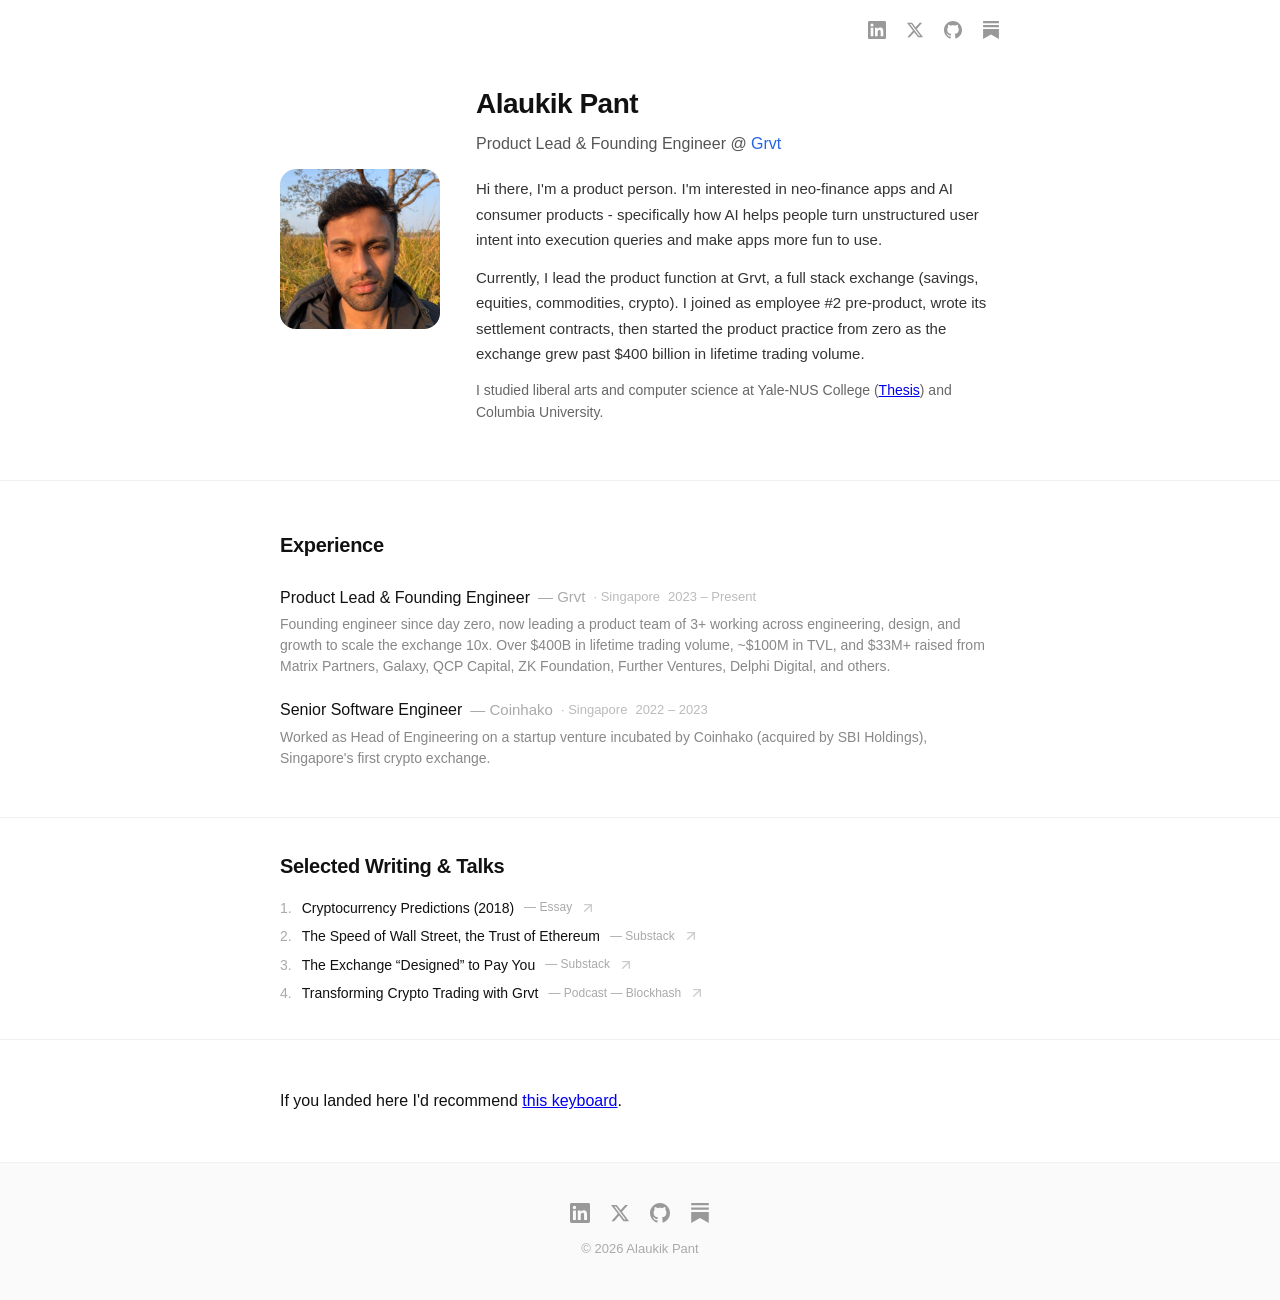
<file: index.html>
<!DOCTYPE html>
<html lang="en">
<head>
  <meta charset="UTF-8">
  <meta http-equiv="refresh" content="0; url=/about">
  <link rel="canonical" href="https://lowkeyanp.com/about">
  <title>Alaukik Pant</title>
</head>
<body>
  <p>Moved to <a href="/about">lowkeyanp.com/about</a>.</p>
  <script>window.location.replace("/about");</script>
</body>
</html>
</file>
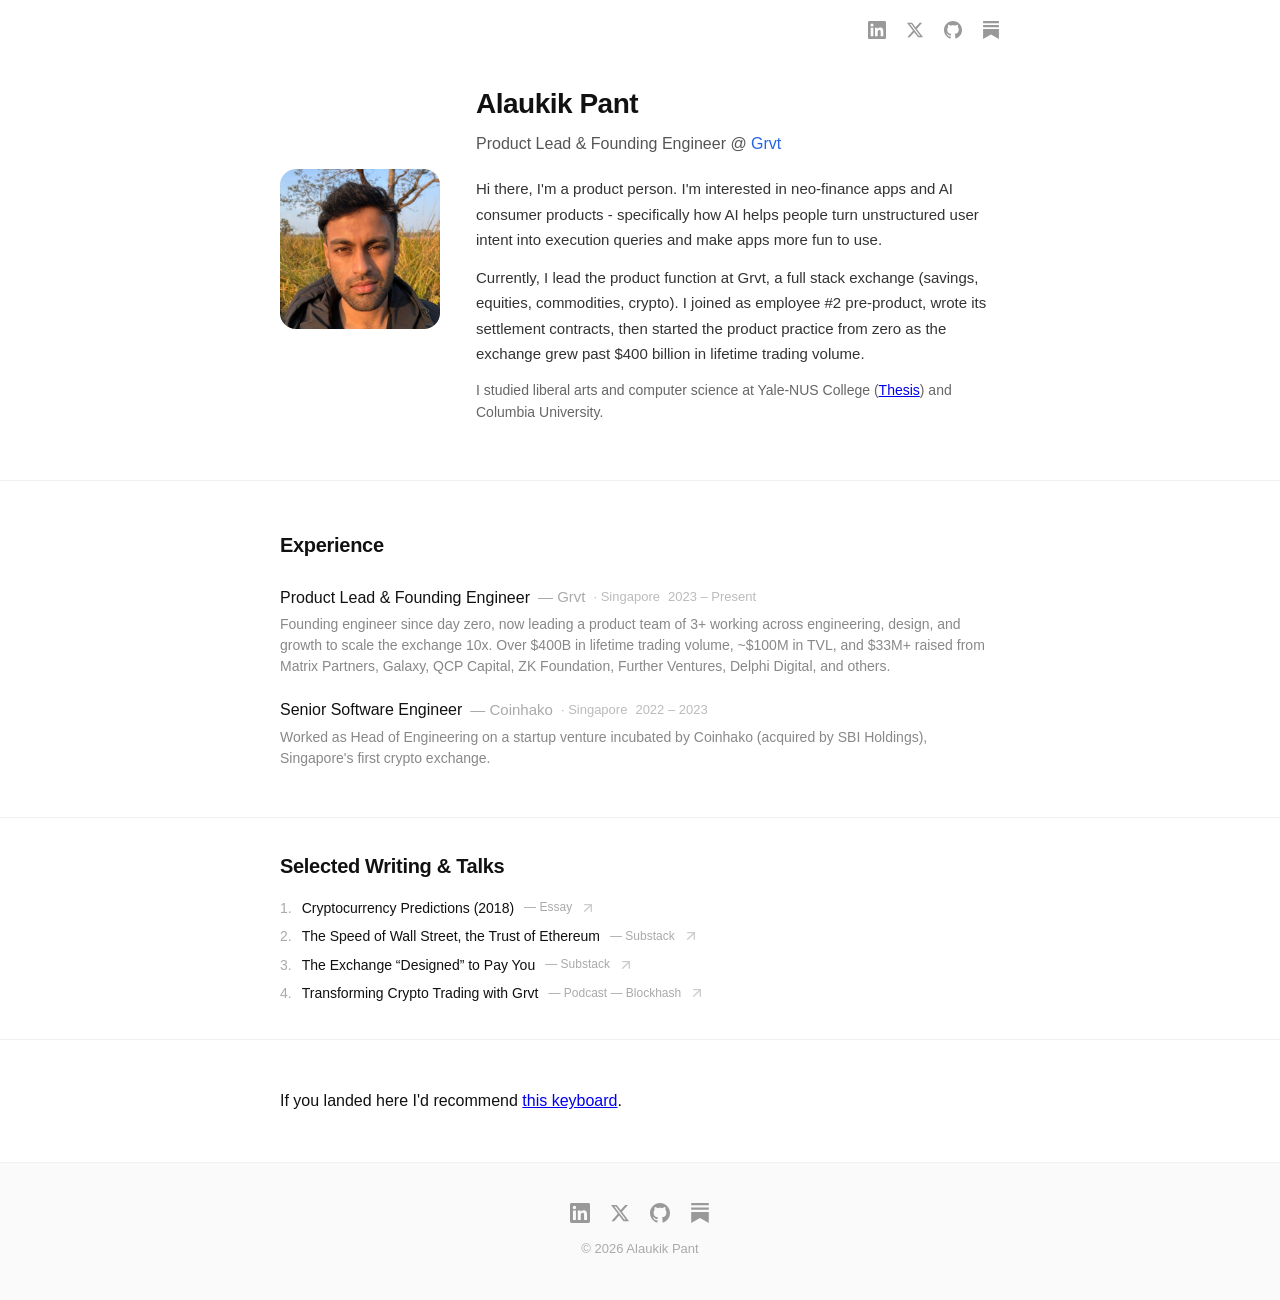
<file: about/index.html>
<!DOCTYPE html>
<html lang="en">
<head>
  <meta charset="UTF-8">
  <meta name="viewport" content="width=device-width, initial-scale=1.0">
  <title>Alaukik Pant | Product Lead & Founding Engineer at Grvt</title>
  <meta name="google-site-verification" content="AYKTh3HWrLL0iZPIjlLAtLXVnEZb4j3hnVBPJ3sY-XA">
  <meta name="description" content="Alaukik Pant — Product Lead & Founding Engineer at Grvt. Building financial products on crypto rails at the intersection of derivatives, blockchains, tokenization, and product strategy.">
  <link rel="canonical" href="https://lowkeyanp.com/about">
  <link rel="icon" type="image/svg+xml" href="/favicon.svg">

  <!-- Structured data: Person -->
  <script type="application/ld+json">
  {
    "@context": "https://schema.org",
    "@type": "Person",
    "name": "Alaukik Pant",
    "url": "https://lowkeyanp.com/about",
    "image": "https://lowkeyanp.com/alaukik.jpg",
    "jobTitle": "Product Lead & Founding Engineer",
    "worksFor": {
      "@type": "Organization",
      "name": "Grvt",
      "url": "https://grvt.io"
    },
    "alumniOf": [
      { "@type": "CollegeOrUniversity", "name": "Yale-NUS College" },
      { "@type": "CollegeOrUniversity", "name": "Columbia University" }
    ],
    "sameAs": [
      "https://www.linkedin.com/in/alaukikpant/",
      "https://x.com/lowkey_anp",
      "https://github.com/alaukiknpant",
      "https://lowkeyanp.substack.com/"
    ]
  }
  </script>

  <!-- Open Graph -->
  <meta property="og:type" content="website">
  <meta property="og:site_name" content="Alaukik Pant">
  <meta property="og:title" content="Alaukik Pant">
  <meta property="og:description" content="Product Lead & Founding Engineer at Grvt. Building financial products on crypto rails at the intersection of derivatives, blockchains, tokenization, and product strategy.">
  <meta property="og:url" content="https://lowkeyanp.com/about">
  <meta property="og:image" content="https://lowkeyanp.com/alaukik.jpg">

  <!-- Twitter Card -->
  <meta name="twitter:card" content="summary">
  <meta name="twitter:site" content="@lowkey_anp">
  <meta name="twitter:creator" content="@lowkey_anp">
  <meta name="twitter:title" content="Alaukik Pant">
  <meta name="twitter:description" content="Product Lead & Founding Engineer at Grvt. Building financial products on crypto rails at the intersection of derivatives, blockchains, tokenization, and product strategy.">
  <meta name="twitter:image" content="https://lowkeyanp.com/alaukik.jpg">

  <link rel="stylesheet" href="/styles.css?v=4">
  <!-- Cloudflare Web Analytics -->
  <script defer src="https://static.cloudflareinsights.com/beacon.min.js" data-cf-beacon='{"token": "0cdf27c9e2a84dd6ba9b512bd5eab449"}'></script>
  <!-- End Cloudflare Web Analytics -->
  <script>
    !function(t,e){var o,n,p,r;e.__SV||(window.posthog=e,e._i=[],e.init=function(i,s,a){function g(t,e){var o=e.split(".");2==o.length&&(t=t[o[0]],e=o[1]),t[e]=function(){t.push([e].concat(Array.prototype.slice.call(arguments,0)))}}(p=t.createElement("script")).type="text/javascript",p.crossOrigin="anonymous",p.async=!0,p.src=s.api_host.replace(".i.posthog.com","-assets.i.posthog.com")+"/static/array.js",(r=t.getElementsByTagName("script")[0]).parentNode.insertBefore(p,r);var u=e;for(void 0!==a?u=e[a]=[]:a="posthog",u.people=u.people||[],u.toString=function(t){var e="posthog";return"posthog"!==a&&(e+="."+a),t||(e+=" (stub)"),e},u.people.toString=function(){return u.toString(1)+".people (stub)"},o="init capture register register_once register_for_session unregister unregister_for_session getFeatureFlag getFeatureFlagPayload isFeatureEnabled reloadFeatureFlags updateEarlyAccessFeatureEnrollment getEarlyAccessFeatures on onFeatureFlags onSurveysLoaded onSessionId getSurveys getActiveMatchingSurveys renderSurvey canRenderSurvey identify setPersonProperties group resetGroups reset reset_for_session get_distinct_id getGroups get_session_id get_session_replay_url alias set_config startSessionRecording stopSessionRecording sessionRecordingStarted captureException loadToolbar get_property getSessionProperty createPersonProfile opt_in_capturing opt_out_capturing has_opted_in_capturing has_opted_out_capturing clear_opt_in_out_capturing debug".split(" "),n=0;n<o.length;n++)g(u,o[n]);e._i.push([i,s,a])},e.__SV=1)}(document,window.posthog||[]);
    posthog.init('phc_pcvqtFaNrypmNbK2xLHW2eFrbLCgc6pKtyQwHqUUS33S', {
      api_host: 'https://us.i.posthog.com',
      defaults: '2026-05-30',
      person_profiles: 'identified_only'
    })
  </script>
</head>
<body>

    <header class="topbar">
    <div class="topbar-inner">
      <nav class="topbar-social" aria-label="Social links">
        <a href="https://www.linkedin.com/in/alaukikpant/" target="_blank" rel="noopener" aria-label="LinkedIn"><svg viewBox="0 0 24 24" width="18" height="18" fill="currentColor"><path d="M20.447 20.452h-3.554v-5.569c0-1.328-.027-3.037-1.852-3.037-1.853 0-2.136 1.445-2.136 2.939v5.667H9.351V9h3.414v1.561h.046c.477-.9 1.637-1.85 3.37-1.85 3.601 0 4.267 2.37 4.267 5.455v6.286zM5.337 7.433a2.062 2.062 0 01-2.063-2.065 2.064 2.064 0 112.063 2.065zm1.782 13.019H3.555V9h3.564v11.452zM22.225 0H1.771C.792 0 0 .774 0 1.729v20.542C0 23.227.792 24 1.771 24h20.451C23.2 24 24 23.227 24 22.271V1.729C24 .774 23.2 0 22.222 0h.003z"/></svg></a>
        <a href="https://x.com/lowkey_anp" target="_blank" rel="noopener" aria-label="X"><svg viewBox="0 0 24 24" width="18" height="18" fill="currentColor"><path d="M18.244 2.25h3.308l-7.227 8.26 8.502 11.24H16.17l-5.214-6.817L4.99 21.75H1.68l7.73-8.835L1.254 2.25H8.08l4.713 6.231zm-1.161 17.52h1.833L7.084 4.126H5.117z"/></svg></a>
        <a href="https://github.com/alaukiknpant" target="_blank" rel="noopener" aria-label="GitHub"><svg viewBox="0 0 24 24" width="18" height="18" fill="currentColor"><path d="M12 0c-6.626 0-12 5.373-12 12 0 5.302 3.438 9.8 8.207 11.387.599.111.793-.261.793-.577v-2.234c-3.338.726-4.033-1.416-4.033-1.416-.546-1.387-1.333-1.756-1.333-1.756-1.089-.745.083-.729.083-.729 1.205.084 1.839 1.237 1.839 1.237 1.07 1.834 2.807 1.304 3.492.997.107-.775.418-1.305.762-1.604-2.665-.305-5.467-1.334-5.467-5.931 0-1.311.469-2.381 1.236-3.221-.124-.303-.535-1.524.117-3.176 0 0 1.008-.322 3.301 1.23.957-.266 1.983-.399 3.003-.404 1.02.005 2.047.138 3.006.404 2.291-1.552 3.297-1.23 3.297-1.23.653 1.653.242 2.874.118 3.176.77.84 1.235 1.911 1.235 3.221 0 4.609-2.807 5.624-5.479 5.921.43.372.823 1.102.823 2.222v3.293c0 .319.192.694.801.576 4.765-1.589 8.199-6.086 8.199-11.386 0-6.627-5.373-12-12-12z"/></svg></a>
        <a href="https://lowkeyanp.substack.com/" target="_blank" rel="noopener" aria-label="Substack"><svg viewBox="0 0 24 24" width="18" height="18" fill="currentColor"><path d="M22.539 8.242H1.46V5.406h21.08v2.836zM1.46 10.812V24L12 18.11 22.54 24V10.812H1.46zM22.54 0H1.46v2.836h21.08V0z"/></svg></a>
      </nav>
    </div>
  </header>

  <main>

    <!-- Hero -->
    <section class="hero">
      <div class="hero-inner">
        <div class="hero-photo">
          <img src="/alaukik.jpg" alt="Alaukik Pant" />
        </div>
        <div class="hero-text">
          <h1>Alaukik Pant</h1>
          <p class="hero-role">Product Lead & Founding Engineer @ <a href="https://grvt.io" target="_blank" rel="noopener">Grvt</a></p>
          <p class="hero-bio">Hi there, I'm a product person. I'm interested in neo-finance apps and AI consumer products - specifically how AI helps people turn unstructured user intent into execution queries and make apps more fun to use.</p>
          <p class="hero-bio">Currently, I lead the product function at Grvt, a full stack exchange (savings, equities, commodities, crypto). I joined as employee #2 pre-product, wrote its settlement contracts, then started the product practice from zero as the exchange grew past $400 billion in lifetime trading volume.</p>
          <p class="hero-edu">I studied liberal arts and computer science at Yale-NUS College (<a href="https://ilyasergey.net/assets/pdf/papers/Alaukik-Pant-Capstone.pdf" target="_blank" rel="noopener">Thesis</a>) and Columbia University.</p>
        </div>
      </div>
    </section>

    <!-- Experience -->
    <section class="section">
      <div class="section-inner">
        <h2>Experience</h2>
        <div class="experience-list">
          <div class="experience-item">
            <div class="experience-header">
              <span class="experience-role">Product Lead & Founding Engineer</span>
              <span class="experience-company"><a href="https://grvt.io" target="_blank" rel="noopener">Grvt</a></span>
              <span class="experience-location">Singapore</span>
              <span class="experience-duration">2023 – Present</span>
            </div>
            <p class="experience-desc">Founding engineer since day zero, now leading a product team of 3+ working across engineering, design, and growth to scale the exchange 10x. Over $400B in lifetime trading volume, ~$100M in TVL, and $33M+ raised from Matrix Partners, Galaxy, QCP Capital, ZK Foundation, Further Ventures, Delphi Digital, and others.</p>
          </div>
          <div class="experience-item">
            <div class="experience-header">
              <span class="experience-role">Senior Software Engineer</span>
              <span class="experience-company"><a href="https://www.coinhako.com" target="_blank" rel="noopener">Coinhako</a></span>
              <span class="experience-location">Singapore</span>
              <span class="experience-duration">2022 – 2023</span>
            </div>
            <p class="experience-desc">Worked as Head of Engineering on a startup venture incubated by Coinhako (acquired by SBI Holdings), Singapore's first crypto exchange.</p>
          </div>
        </div>
      </div>
    </section>

    <!-- Writing & Talks -->
    <section class="section writing-talks">
      <div class="section-inner">
        <h2>Selected Writing & Talks</h2>
        <div class="cards">
          <a href="/predictions" class="card">
            <span class="card-number">1.</span>
            <span class="card-title">Cryptocurrency Predictions (2018)</span>
            <span class="card-source">Essay</span>
            <svg class="card-arrow" width="16" height="16" viewBox="0 0 24 24" fill="none" stroke="currentColor" stroke-width="2" stroke-linecap="round" stroke-linejoin="round"><line x1="7" y1="17" x2="17" y2="7"/><polyline points="7 7 17 7 17 17"/></svg>
          </a>
          <a href="https://lowkeyanp.substack.com/p/the-speed-of-wall-street-the-trust" target="_blank" rel="noopener" class="card">
            <span class="card-number">2.</span>
            <span class="card-title">The Speed of Wall Street, the Trust of Ethereum</span>
            <span class="card-source">Substack</span>
            <svg class="card-arrow" width="16" height="16" viewBox="0 0 24 24" fill="none" stroke="currentColor" stroke-width="2" stroke-linecap="round" stroke-linejoin="round"><line x1="7" y1="17" x2="17" y2="7"/><polyline points="7 7 17 7 17 17"/></svg>
          </a>
          <a href="https://lowkeyanp.substack.com/p/38414883-9e41-453d-8dd5-8f0fce562d04" target="_blank" rel="noopener" class="card">
            <span class="card-number">3.</span>
            <span class="card-title">The Exchange &ldquo;Designed&rdquo; to Pay You</span>
            <span class="card-source">Substack</span>
            <svg class="card-arrow" width="16" height="16" viewBox="0 0 24 24" fill="none" stroke="currentColor" stroke-width="2" stroke-linecap="round" stroke-linejoin="round"><line x1="7" y1="17" x2="17" y2="7"/><polyline points="7 7 17 7 17 17"/></svg>
          </a>
          <a href="https://www.youtube.com/watch?v=D9rjHwnZIdc&t=1478s" target="_blank" rel="noopener" class="card">
            <span class="card-number">4.</span>
            <span class="card-title">Transforming Crypto Trading with Grvt</span>
            <span class="card-source">Podcast — Blockhash</span>
            <svg class="card-arrow" width="16" height="16" viewBox="0 0 24 24" fill="none" stroke="currentColor" stroke-width="2" stroke-linecap="round" stroke-linejoin="round"><line x1="7" y1="17" x2="17" y2="7"/><polyline points="7 7 17 7 17 17"/></svg>
          </a>
        </div>
      </div>
    </section>


    <!-- Keyboard -->
    <section class="section keyboard-origin">
      <div class="section-inner">
        <div class="keyboard-origin-text">
          <p>If you landed here I'd recommend <a href="https://ergodox-ez.com/" target="_blank" rel="noopener">this keyboard</a>.</p>
        </div>
      </div>
    </section>


  </main>

  <!-- Footer -->
  <footer class="footer">
    <div class="footer-inner">
      <div class="footer-links">
        <a href="https://www.linkedin.com/in/alaukikpant/" target="_blank" rel="noopener" aria-label="LinkedIn">
          <svg viewBox="0 0 24 24" width="20" height="20" fill="currentColor"><path d="M20.447 20.452h-3.554v-5.569c0-1.328-.027-3.037-1.852-3.037-1.853 0-2.136 1.445-2.136 2.939v5.667H9.351V9h3.414v1.561h.046c.477-.9 1.637-1.85 3.37-1.85 3.601 0 4.267 2.37 4.267 5.455v6.286zM5.337 7.433a2.062 2.062 0 01-2.063-2.065 2.064 2.064 0 112.063 2.065zm1.782 13.019H3.555V9h3.564v11.452zM22.225 0H1.771C.792 0 0 .774 0 1.729v20.542C0 23.227.792 24 1.771 24h20.451C23.2 24 24 23.227 24 22.271V1.729C24 .774 23.2 0 22.222 0h.003z"/></svg>
        </a>
        <a href="https://x.com/lowkey_anp" target="_blank" rel="noopener" aria-label="X">
          <svg viewBox="0 0 24 24" width="20" height="20" fill="currentColor"><path d="M18.244 2.25h3.308l-7.227 8.26 8.502 11.24H16.17l-5.214-6.817L4.99 21.75H1.68l7.73-8.835L1.254 2.25H8.08l4.713 6.231zm-1.161 17.52h1.833L7.084 4.126H5.117z"/></svg>
        </a>
        <a href="https://github.com/alaukiknpant" target="_blank" rel="noopener" aria-label="GitHub">
          <svg viewBox="0 0 24 24" width="20" height="20" fill="currentColor"><path d="M12 0c-6.626 0-12 5.373-12 12 0 5.302 3.438 9.8 8.207 11.387.599.111.793-.261.793-.577v-2.234c-3.338.726-4.033-1.416-4.033-1.416-.546-1.387-1.333-1.756-1.333-1.756-1.089-.745.083-.729.083-.729 1.205.084 1.839 1.237 1.839 1.237 1.07 1.834 2.807 1.304 3.492.997.107-.775.418-1.305.762-1.604-2.665-.305-5.467-1.334-5.467-5.931 0-1.311.469-2.381 1.236-3.221-.124-.303-.535-1.524.117-3.176 0 0 1.008-.322 3.301 1.23.957-.266 1.983-.399 3.003-.404 1.02.005 2.047.138 3.006.404 2.291-1.552 3.297-1.23 3.297-1.23.653 1.653.242 2.874.118 3.176.77.84 1.235 1.911 1.235 3.221 0 4.609-2.807 5.624-5.479 5.921.43.372.823 1.102.823 2.222v3.293c0 .319.192.694.801.576 4.765-1.589 8.199-6.086 8.199-11.386 0-6.627-5.373-12-12-12z"/></svg>
        </a>
        <a href="https://lowkeyanp.substack.com/" target="_blank" rel="noopener" aria-label="Substack">
          <svg viewBox="0 0 24 24" width="20" height="20" fill="currentColor"><path d="M22.539 8.242H1.46V5.406h21.08v2.836zM1.46 10.812V24L12 18.11 22.54 24V10.812H1.46zM22.54 0H1.46v2.836h21.08V0z"/></svg>
        </a>
      </div>
      <p class="footer-copy">&copy; 2026 Alaukik Pant</p>
    </div>
  </footer>
  <!-- visit beacon -->
  <script>
  (function () {
    try {
      if (sessionStorage.getItem('vb_sent')) return;
      function send() {
        if (sessionStorage.getItem('vb_sent')) return;
        sessionStorage.setItem('vb_sent', '1');
        fetch('https://visit-digest.alaukikn-pant.workers.dev/hit?p=' + encodeURIComponent(location.pathname), { mode: 'cors', keepalive: true, credentials: 'omit' }).catch(function () {});
      }
      function arm() { setTimeout(function () { if (!document.hidden) send(); else arm(); }, 2000); }
      arm();
    } catch (e) {}
  })();
  </script>
</body>
</html>
</file>
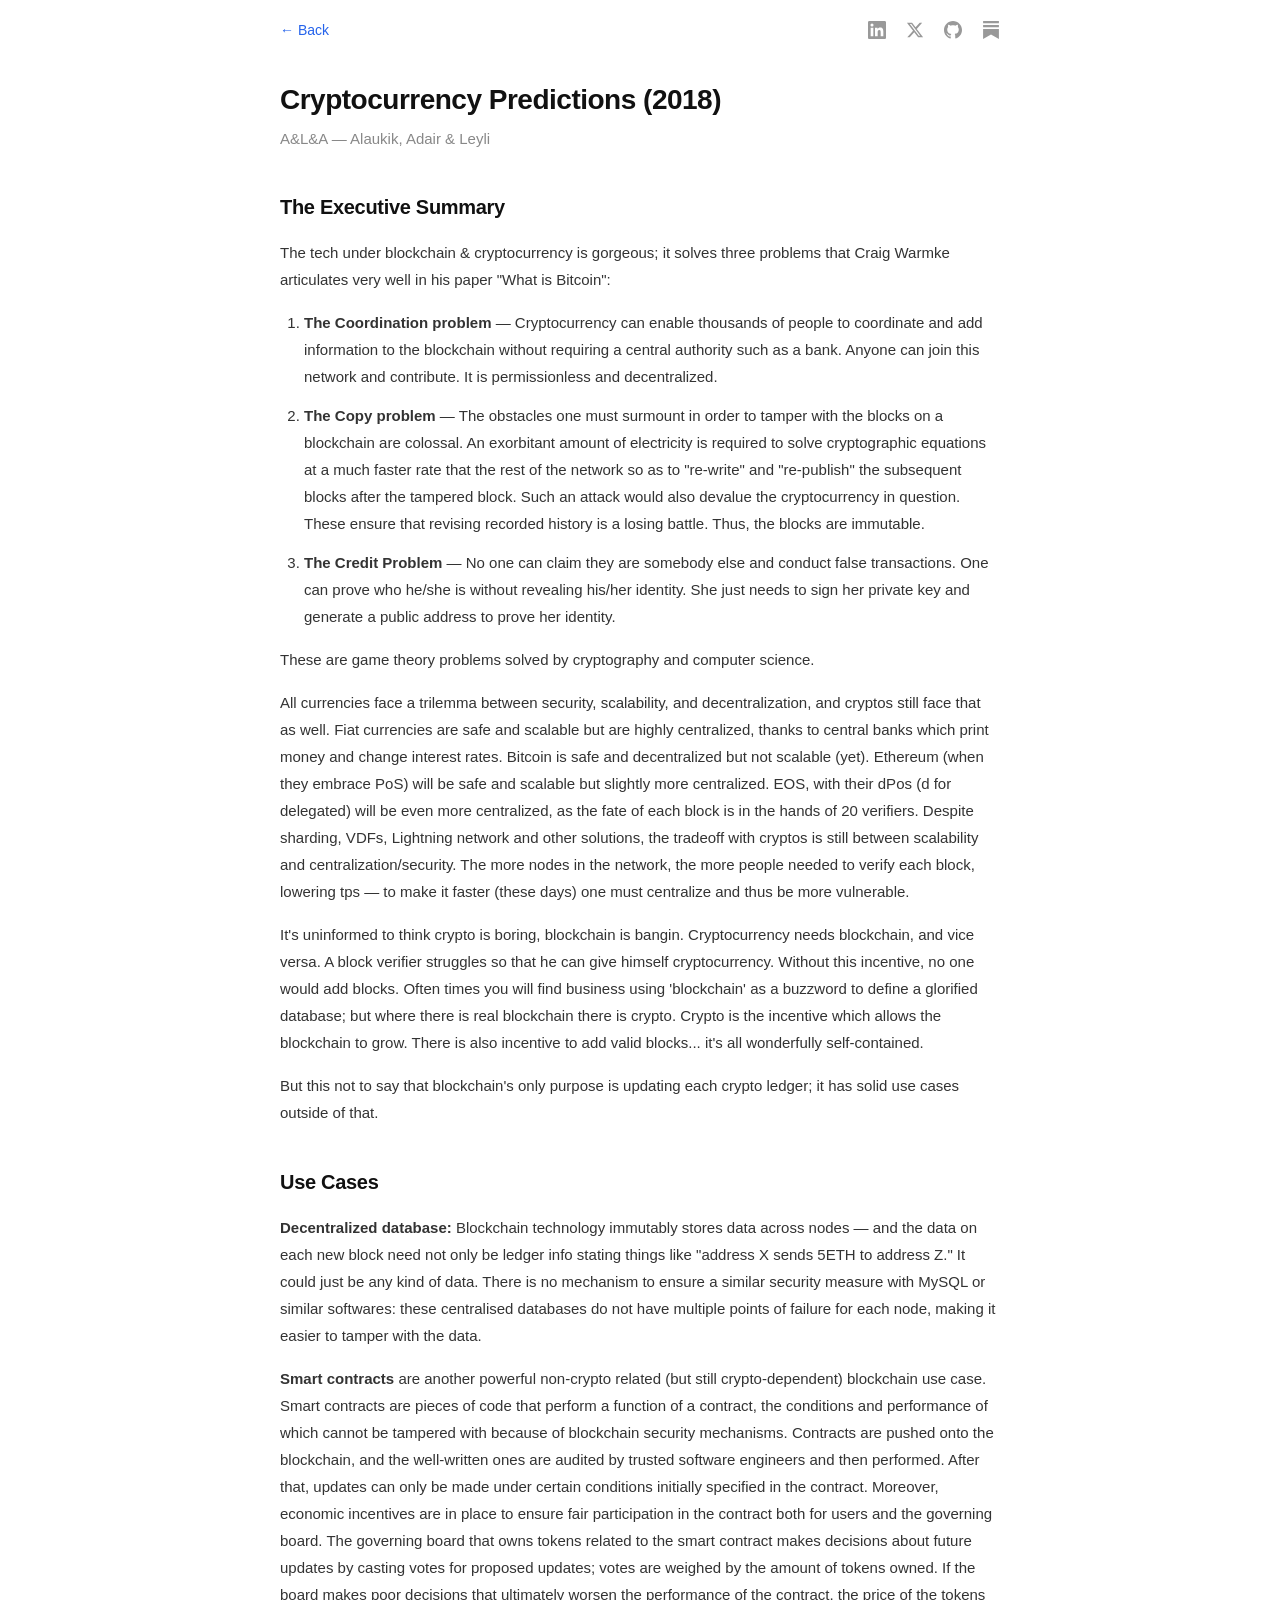
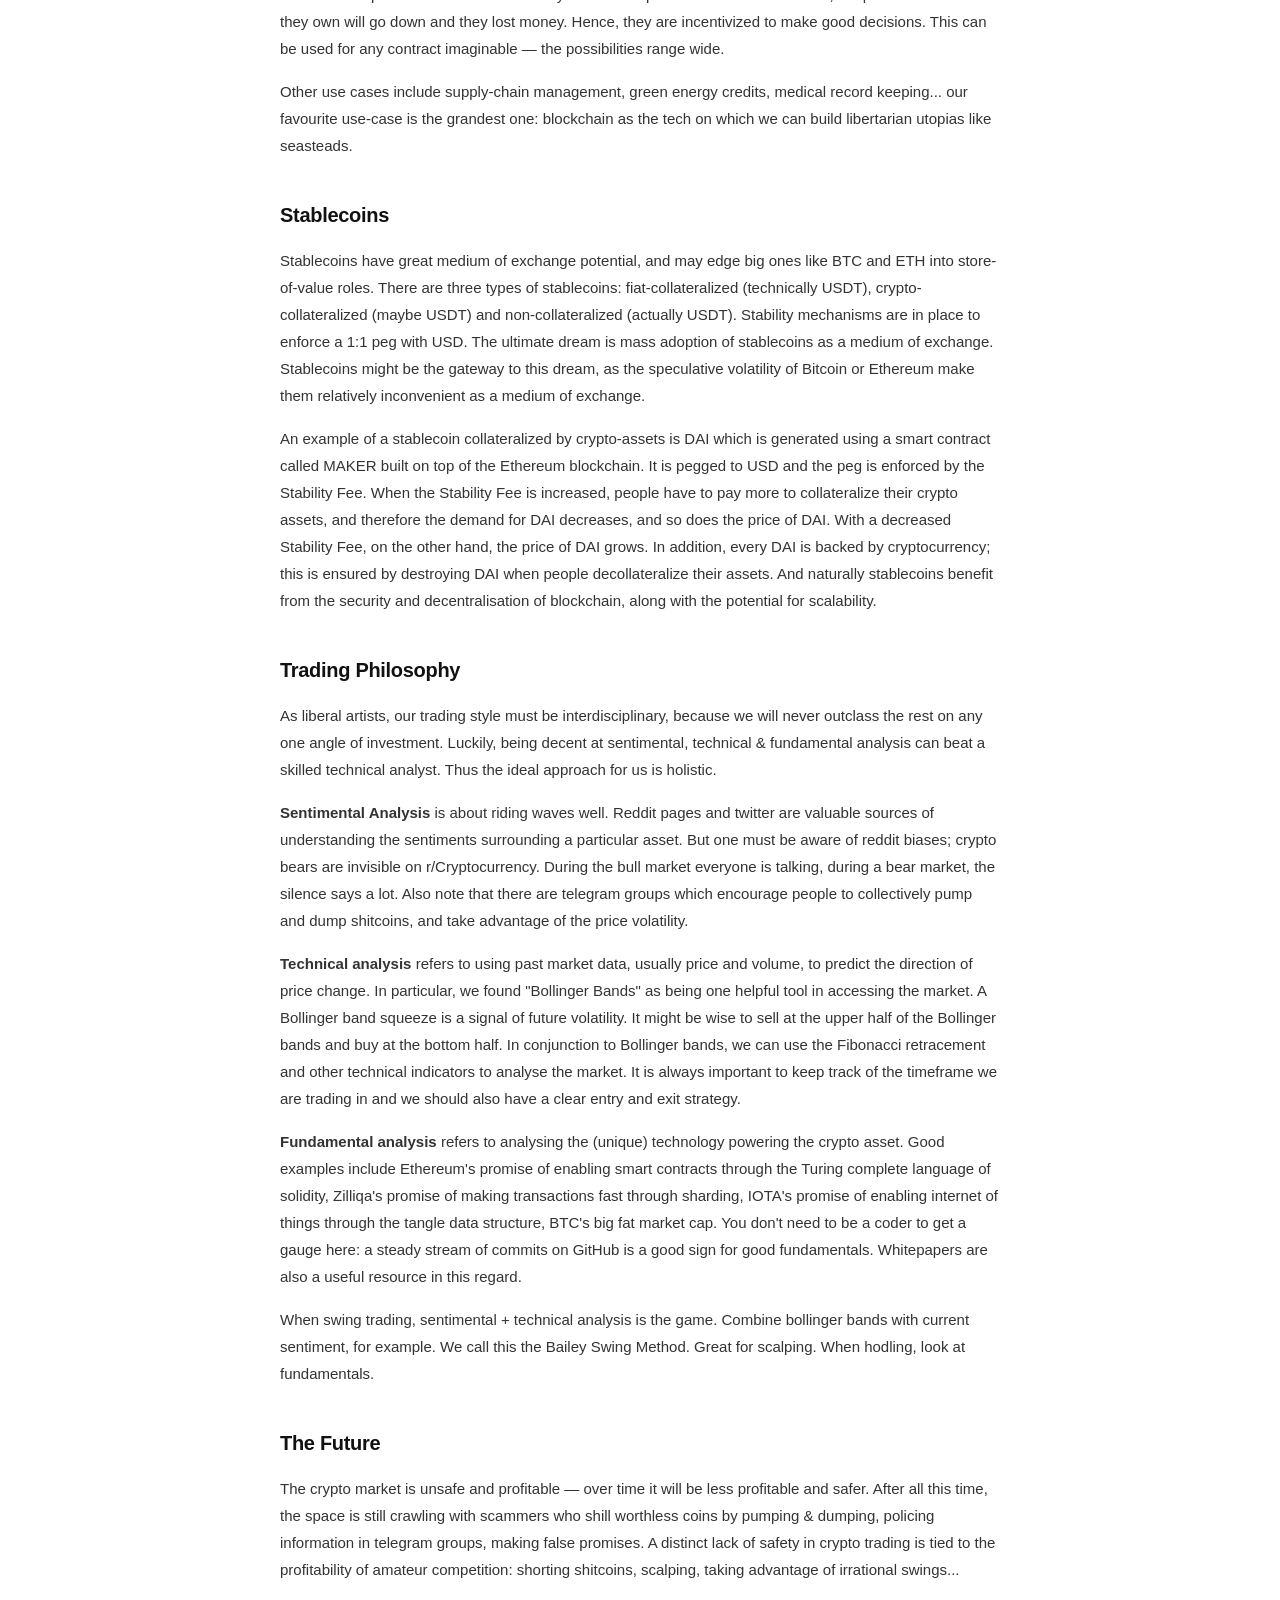
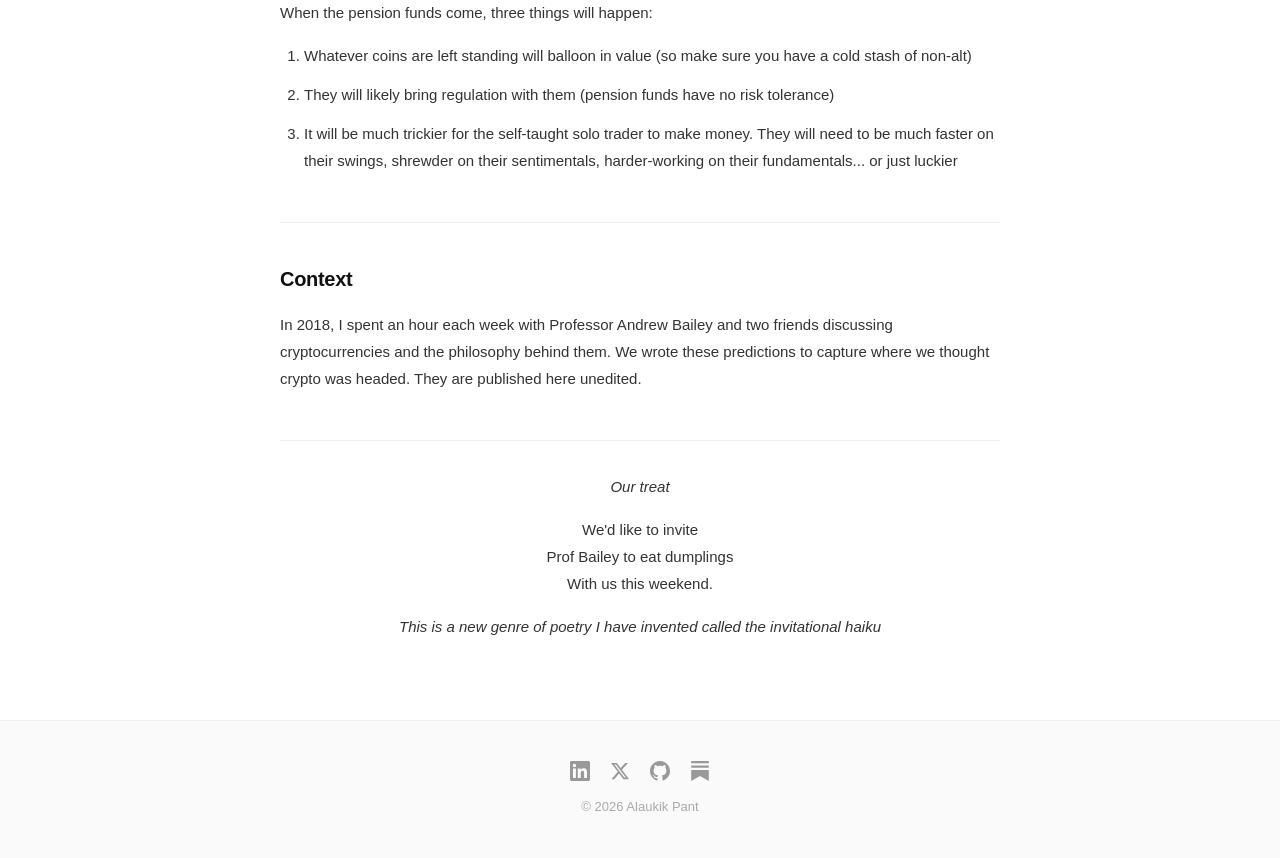
<file: predictions/index.html>
<!DOCTYPE html>
<html lang="en">
<head>
  <meta charset="UTF-8">
  <meta name="viewport" content="width=device-width, initial-scale=1.0">
  <title>Cryptocurrency Predictions (2018) — Alaukik Pant</title>
  <meta name="description" content="Unedited cryptocurrency predictions written in 2018 by Alaukik, Adair & Leyli — on blockchain use cases, stablecoins, trading philosophy, and where crypto was headed.">
  <link rel="canonical" href="https://lowkeyanp.com/predictions">
  <link rel="icon" type="image/svg+xml" href="/favicon.svg">

  <!-- Open Graph -->
  <meta property="og:type" content="article">
  <meta property="og:site_name" content="Alaukik Pant">
  <meta property="og:title" content="Cryptocurrency Predictions (2018)">
  <meta property="og:description" content="Unedited cryptocurrency predictions written in 2018 — on blockchain use cases, stablecoins, trading philosophy, and where crypto was headed.">
  <meta property="og:url" content="https://lowkeyanp.com/predictions">
  <meta property="og:image" content="https://lowkeyanp.com/alaukik.jpg">

  <!-- Twitter Card -->
  <meta name="twitter:card" content="summary">
  <meta name="twitter:site" content="@lowkey_anp">
  <meta name="twitter:creator" content="@lowkey_anp">
  <meta name="twitter:title" content="Cryptocurrency Predictions (2018)">
  <meta name="twitter:description" content="Unedited cryptocurrency predictions written in 2018 — on blockchain use cases, stablecoins, trading philosophy, and where crypto was headed.">
  <meta name="twitter:image" content="https://lowkeyanp.com/alaukik.jpg">

  <link rel="stylesheet" href="/styles.css?v=4">
  <!-- Cloudflare Web Analytics -->
  <script defer src="https://static.cloudflareinsights.com/beacon.min.js" data-cf-beacon='{"token": "0cdf27c9e2a84dd6ba9b512bd5eab449"}'></script>
  <!-- End Cloudflare Web Analytics -->
  <script>
    !function(t,e){var o,n,p,r;e.__SV||(window.posthog=e,e._i=[],e.init=function(i,s,a){function g(t,e){var o=e.split(".");2==o.length&&(t=t[o[0]],e=o[1]),t[e]=function(){t.push([e].concat(Array.prototype.slice.call(arguments,0)))}}(p=t.createElement("script")).type="text/javascript",p.crossOrigin="anonymous",p.async=!0,p.src=s.api_host.replace(".i.posthog.com","-assets.i.posthog.com")+"/static/array.js",(r=t.getElementsByTagName("script")[0]).parentNode.insertBefore(p,r);var u=e;for(void 0!==a?u=e[a]=[]:a="posthog",u.people=u.people||[],u.toString=function(t){var e="posthog";return"posthog"!==a&&(e+="."+a),t||(e+=" (stub)"),e},u.people.toString=function(){return u.toString(1)+".people (stub)"},o="init capture register register_once register_for_session unregister unregister_for_session getFeatureFlag getFeatureFlagPayload isFeatureEnabled reloadFeatureFlags updateEarlyAccessFeatureEnrollment getEarlyAccessFeatures on onFeatureFlags onSurveysLoaded onSessionId getSurveys getActiveMatchingSurveys renderSurvey canRenderSurvey identify setPersonProperties group resetGroups reset reset_for_session get_distinct_id getGroups get_session_id get_session_replay_url alias set_config startSessionRecording stopSessionRecording sessionRecordingStarted captureException loadToolbar get_property getSessionProperty createPersonProfile opt_in_capturing opt_out_capturing has_opted_in_capturing has_opted_out_capturing clear_opt_in_out_capturing debug".split(" "),n=0;n<o.length;n++)g(u,o[n]);e._i.push([i,s,a])},e.__SV=1)}(document,window.posthog||[]);
    posthog.init('phc_pcvqtFaNrypmNbK2xLHW2eFrbLCgc6pKtyQwHqUUS33S', {
      api_host: 'https://us.i.posthog.com',
      defaults: '2026-05-30',
      person_profiles: 'identified_only'
    })
  </script>
</head>
<body>

    <header class="topbar">
    <div class="topbar-inner topbar-split">
      <a href="/about" class="back-link">&larr; Back</a>
      <nav class="topbar-social" aria-label="Social links">
        <a href="https://www.linkedin.com/in/alaukikpant/" target="_blank" rel="noopener" aria-label="LinkedIn"><svg viewBox="0 0 24 24" width="18" height="18" fill="currentColor"><path d="M20.447 20.452h-3.554v-5.569c0-1.328-.027-3.037-1.852-3.037-1.853 0-2.136 1.445-2.136 2.939v5.667H9.351V9h3.414v1.561h.046c.477-.9 1.637-1.85 3.37-1.85 3.601 0 4.267 2.37 4.267 5.455v6.286zM5.337 7.433a2.062 2.062 0 01-2.063-2.065 2.064 2.064 0 112.063 2.065zm1.782 13.019H3.555V9h3.564v11.452zM22.225 0H1.771C.792 0 0 .774 0 1.729v20.542C0 23.227.792 24 1.771 24h20.451C23.2 24 24 23.227 24 22.271V1.729C24 .774 23.2 0 22.222 0h.003z"/></svg></a>
        <a href="https://x.com/lowkey_anp" target="_blank" rel="noopener" aria-label="X"><svg viewBox="0 0 24 24" width="18" height="18" fill="currentColor"><path d="M18.244 2.25h3.308l-7.227 8.26 8.502 11.24H16.17l-5.214-6.817L4.99 21.75H1.68l7.73-8.835L1.254 2.25H8.08l4.713 6.231zm-1.161 17.52h1.833L7.084 4.126H5.117z"/></svg></a>
        <a href="https://github.com/alaukiknpant" target="_blank" rel="noopener" aria-label="GitHub"><svg viewBox="0 0 24 24" width="18" height="18" fill="currentColor"><path d="M12 0c-6.626 0-12 5.373-12 12 0 5.302 3.438 9.8 8.207 11.387.599.111.793-.261.793-.577v-2.234c-3.338.726-4.033-1.416-4.033-1.416-.546-1.387-1.333-1.756-1.333-1.756-1.089-.745.083-.729.083-.729 1.205.084 1.839 1.237 1.839 1.237 1.07 1.834 2.807 1.304 3.492.997.107-.775.418-1.305.762-1.604-2.665-.305-5.467-1.334-5.467-5.931 0-1.311.469-2.381 1.236-3.221-.124-.303-.535-1.524.117-3.176 0 0 1.008-.322 3.301 1.23.957-.266 1.983-.399 3.003-.404 1.02.005 2.047.138 3.006.404 2.291-1.552 3.297-1.23 3.297-1.23.653 1.653.242 2.874.118 3.176.77.84 1.235 1.911 1.235 3.221 0 4.609-2.807 5.624-5.479 5.921.43.372.823 1.102.823 2.222v3.293c0 .319.192.694.801.576 4.765-1.589 8.199-6.086 8.199-11.386 0-6.627-5.373-12-12-12z"/></svg></a>
        <a href="https://lowkeyanp.substack.com/" target="_blank" rel="noopener" aria-label="Substack"><svg viewBox="0 0 24 24" width="18" height="18" fill="currentColor"><path d="M22.539 8.242H1.46V5.406h21.08v2.836zM1.46 10.812V24L12 18.11 22.54 24V10.812H1.46zM22.54 0H1.46v2.836h21.08V0z"/></svg></a>
      </nav>
    </div>
  </header>

  <main>
    <article class="article">
      <div class="article-inner">
        <h1 class="article-title">Cryptocurrency Predictions (2018)</h1>
        <p class="article-subtitle">A&L&A — Alaukik, Adair & Leyli</p>

        <div class="article-body">
          <h2>The Executive Summary</h2>

          <p>The tech under blockchain & cryptocurrency is gorgeous; it solves three problems that Craig Warmke articulates very well in his paper "What is Bitcoin":</p>

          <ol>
            <li><strong>The Coordination problem</strong> — Cryptocurrency can enable thousands of people to coordinate and add information to the blockchain without requiring a central authority such as a bank. Anyone can join this network and contribute. It is permissionless and decentralized.</li>
            <li><strong>The Copy problem</strong> — The obstacles one must surmount in order to tamper with the blocks on a blockchain are colossal. An exorbitant amount of electricity is required to solve cryptographic equations at a much faster rate that the rest of the network so as to "re-write" and "re-publish" the subsequent blocks after the tampered block. Such an attack would also devalue the cryptocurrency in question. These ensure that revising recorded history is a losing battle. Thus, the blocks are immutable.</li>
            <li><strong>The Credit Problem</strong> — No one can claim they are somebody else and conduct false transactions. One can prove who he/she is without revealing his/her identity. She just needs to sign her private key and generate a public address to prove her identity.</li>
          </ol>

          <p>These are game theory problems solved by cryptography and computer science.</p>

          <p>All currencies face a trilemma between security, scalability, and decentralization, and cryptos still face that as well. Fiat currencies are safe and scalable but are highly centralized, thanks to central banks which print money and change interest rates. Bitcoin is safe and decentralized but not scalable (yet). Ethereum (when they embrace PoS) will be safe and scalable but slightly more centralized. EOS, with their dPos (d for delegated) will be even more centralized, as the fate of each block is in the hands of 20 verifiers. Despite sharding, VDFs, Lightning network and other solutions, the tradeoff with cryptos is still between scalability and centralization/security. The more nodes in the network, the more people needed to verify each block, lowering tps — to make it faster (these days) one must centralize and thus be more vulnerable.</p>

          <p>It's uninformed to think crypto is boring, blockchain is bangin. Cryptocurrency needs blockchain, and vice versa. A block verifier struggles so that he can give himself cryptocurrency. Without this incentive, no one would add blocks. Often times you will find business using 'blockchain' as a buzzword to define a glorified database; but where there is real blockchain there is crypto. Crypto is the incentive which allows the blockchain to grow. There is also incentive to add valid blocks... it's all wonderfully self-contained.</p>

          <p>But this not to say that blockchain's only purpose is updating each crypto ledger; it has solid use cases outside of that.</p>

          <h2>Use Cases</h2>

          <p><strong>Decentralized database:</strong> Blockchain technology immutably stores data across nodes — and the data on each new block need not only be ledger info stating things like "address X sends 5ETH to address Z." It could just be any kind of data. There is no mechanism to ensure a similar security measure with MySQL or similar softwares: these centralised databases do not have multiple points of failure for each node, making it easier to tamper with the data.</p>

          <p><strong>Smart contracts</strong> are another powerful non-crypto related (but still crypto-dependent) blockchain use case. Smart contracts are pieces of code that perform a function of a contract, the conditions and performance of which cannot be tampered with because of blockchain security mechanisms. Contracts are pushed onto the blockchain, and the well-written ones are audited by trusted software engineers and then performed. After that, updates can only be made under certain conditions initially specified in the contract. Moreover, economic incentives are in place to ensure fair participation in the contract both for users and the governing board. The governing board that owns tokens related to the smart contract makes decisions about future updates by casting votes for proposed updates; votes are weighed by the amount of tokens owned. If the board makes poor decisions that ultimately worsen the performance of the contract, the price of the tokens they own will go down and they lost money. Hence, they are incentivized to make good decisions. This can be used for any contract imaginable — the possibilities range wide.</p>

          <p>Other use cases include supply-chain management, green energy credits, medical record keeping... our favourite use-case is the grandest one: blockchain as the tech on which we can build libertarian utopias like seasteads.</p>

          <h2>Stablecoins</h2>

          <p>Stablecoins have great medium of exchange potential, and may edge big ones like BTC and ETH into store-of-value roles. There are three types of stablecoins: fiat-collateralized (technically USDT), crypto-collateralized (maybe USDT) and non-collateralized (actually USDT). Stability mechanisms are in place to enforce a 1:1 peg with USD. The ultimate dream is mass adoption of stablecoins as a medium of exchange. Stablecoins might be the gateway to this dream, as the speculative volatility of Bitcoin or Ethereum make them relatively inconvenient as a medium of exchange.</p>

          <p>An example of a stablecoin collateralized by crypto-assets is DAI which is generated using a smart contract called MAKER built on top of the Ethereum blockchain. It is pegged to USD and the peg is enforced by the Stability Fee. When the Stability Fee is increased, people have to pay more to collateralize their crypto assets, and therefore the demand for DAI decreases, and so does the price of DAI. With a decreased Stability Fee, on the other hand, the price of DAI grows. In addition, every DAI is backed by cryptocurrency; this is ensured by destroying DAI when people decollateralize their assets. And naturally stablecoins benefit from the security and decentralisation of blockchain, along with the potential for scalability.</p>

          <h2>Trading Philosophy</h2>

          <p>As liberal artists, our trading style must be interdisciplinary, because we will never outclass the rest on any one angle of investment. Luckily, being decent at sentimental, technical & fundamental analysis can beat a skilled technical analyst. Thus the ideal approach for us is holistic.</p>

          <p><strong>Sentimental Analysis</strong> is about riding waves well. Reddit pages and twitter are valuable sources of understanding the sentiments surrounding a particular asset. But one must be aware of reddit biases; crypto bears are invisible on r/Cryptocurrency. During the bull market everyone is talking, during a bear market, the silence says a lot. Also note that there are telegram groups which encourage people to collectively pump and dump shitcoins, and take advantage of the price volatility.</p>

          <p><strong>Technical analysis</strong> refers to using past market data, usually price and volume, to predict the direction of price change. In particular, we found "Bollinger Bands" as being one helpful tool in accessing the market. A Bollinger band squeeze is a signal of future volatility. It might be wise to sell at the upper half of the Bollinger bands and buy at the bottom half. In conjunction to Bollinger bands, we can use the Fibonacci retracement and other technical indicators to analyse the market. It is always important to keep track of the timeframe we are trading in and we should also have a clear entry and exit strategy.</p>

          <p><strong>Fundamental analysis</strong> refers to analysing the (unique) technology powering the crypto asset. Good examples include Ethereum's promise of enabling smart contracts through the Turing complete language of solidity, Zilliqa's promise of making transactions fast through sharding, IOTA's promise of enabling internet of things through the tangle data structure, BTC's big fat market cap. You don't need to be a coder to get a gauge here: a steady stream of commits on GitHub is a good sign for good fundamentals. Whitepapers are also a useful resource in this regard.</p>

          <p>When swing trading, sentimental + technical analysis is the game. Combine bollinger bands with current sentiment, for example. We call this the Bailey Swing Method. Great for scalping. When hodling, look at fundamentals.</p>

          <h2>The Future</h2>

          <p>The crypto market is unsafe and profitable — over time it will be less profitable and safer. After all this time, the space is still crawling with scammers who shill worthless coins by pumping & dumping, policing information in telegram groups, making false promises. A distinct lack of safety in crypto trading is tied to the profitability of amateur competition: shorting shitcoins, scalping, taking advantage of irrational swings...</p>

          <p>When the pension funds come, three things will happen:</p>

          <ol>
            <li>Whatever coins are left standing will balloon in value (so make sure you have a cold stash of non-alt)</li>
            <li>They will likely bring regulation with them (pension funds have no risk tolerance)</li>
            <li>It will be much trickier for the self-taught solo trader to make money. They will need to be much faster on their swings, shrewder on their sentimentals, harder-working on their fundamentals... or just luckier</li>
          </ol>

          <hr class="article-divider">

          <div class="article-context">
            <h2>Context</h2>
            <p>In 2018, I spent an hour each week with Professor Andrew Bailey and two friends discussing cryptocurrencies and the philosophy behind them. We wrote these predictions to capture where we thought crypto was headed. They are published here unedited.</p>
          </div>

          <hr class="article-divider">

          <div class="article-haiku">
            <p><em>Our treat</em></p>
            <p>We'd like to invite<br>Prof Bailey to eat dumplings<br>With us this weekend.</p>
            <p class="haiku-note">This is a new genre of poetry I have invented called the invitational haiku</p>
          </div>
        </div>
      </div>
    </article>
  </main>

  <footer class="footer">
    <div class="footer-inner">
      <div class="footer-links">
        <a href="https://www.linkedin.com/in/alaukikpant/" target="_blank" rel="noopener" aria-label="LinkedIn">
          <svg viewBox="0 0 24 24" width="20" height="20" fill="currentColor"><path d="M20.447 20.452h-3.554v-5.569c0-1.328-.027-3.037-1.852-3.037-1.853 0-2.136 1.445-2.136 2.939v5.667H9.351V9h3.414v1.561h.046c.477-.9 1.637-1.85 3.37-1.85 3.601 0 4.267 2.37 4.267 5.455v6.286zM5.337 7.433a2.062 2.062 0 01-2.063-2.065 2.064 2.064 0 112.063 2.065zm1.782 13.019H3.555V9h3.564v11.452zM22.225 0H1.771C.792 0 0 .774 0 1.729v20.542C0 23.227.792 24 1.771 24h20.451C23.2 24 24 23.227 24 22.271V1.729C24 .774 23.2 0 22.222 0h.003z"/></svg>
        </a>
        <a href="https://x.com/lowkey_anp" target="_blank" rel="noopener" aria-label="X">
          <svg viewBox="0 0 24 24" width="20" height="20" fill="currentColor"><path d="M18.244 2.25h3.308l-7.227 8.26 8.502 11.24H16.17l-5.214-6.817L4.99 21.75H1.68l7.73-8.835L1.254 2.25H8.08l4.713 6.231zm-1.161 17.52h1.833L7.084 4.126H5.117z"/></svg>
        </a>
        <a href="https://github.com/alaukiknpant" target="_blank" rel="noopener" aria-label="GitHub">
          <svg viewBox="0 0 24 24" width="20" height="20" fill="currentColor"><path d="M12 0c-6.626 0-12 5.373-12 12 0 5.302 3.438 9.8 8.207 11.387.599.111.793-.261.793-.577v-2.234c-3.338.726-4.033-1.416-4.033-1.416-.546-1.387-1.333-1.756-1.333-1.756-1.089-.745.083-.729.083-.729 1.205.084 1.839 1.237 1.839 1.237 1.07 1.834 2.807 1.304 3.492.997.107-.775.418-1.305.762-1.604-2.665-.305-5.467-1.334-5.467-5.931 0-1.311.469-2.381 1.236-3.221-.124-.303-.535-1.524.117-3.176 0 0 1.008-.322 3.301 1.23.957-.266 1.983-.399 3.003-.404 1.02.005 2.047.138 3.006.404 2.291-1.552 3.297-1.23 3.297-1.23.653 1.653.242 2.874.118 3.176.77.84 1.235 1.911 1.235 3.221 0 4.609-2.807 5.624-5.479 5.921.43.372.823 1.102.823 2.222v3.293c0 .319.192.694.801.576 4.765-1.589 8.199-6.086 8.199-11.386 0-6.627-5.373-12-12-12z"/></svg>
        </a>
        <a href="https://lowkeyanp.substack.com/" target="_blank" rel="noopener" aria-label="Substack">
          <svg viewBox="0 0 24 24" width="20" height="20" fill="currentColor"><path d="M22.539 8.242H1.46V5.406h21.08v2.836zM1.46 10.812V24L12 18.11 22.54 24V10.812H1.46zM22.54 0H1.46v2.836h21.08V0z"/></svg>
        </a>
      </div>
      <p class="footer-copy">&copy; 2026 Alaukik Pant</p>
    </div>
  </footer>
  <!-- visit beacon -->
  <script>
  (function () {
    try {
      if (sessionStorage.getItem('vb_sent')) return;
      function send() {
        if (sessionStorage.getItem('vb_sent')) return;
        sessionStorage.setItem('vb_sent', '1');
        fetch('https://visit-digest.alaukikn-pant.workers.dev/hit?p=' + encodeURIComponent(location.pathname), { mode: 'cors', keepalive: true, credentials: 'omit' }).catch(function () {});
      }
      function arm() { setTimeout(function () { if (!document.hidden) send(); else arm(); }, 2000); }
      arm();
    } catch (e) {}
  })();
  </script>
</body>
</html>
</file>
<file: styles.css>
/* Reset */
*, *::before, *::after {
  margin: 0;
  padding: 0;
  box-sizing: border-box;
}

body {
  font-family: -apple-system, BlinkMacSystemFont, 'Segoe UI', Roboto, Helvetica, Arial, sans-serif;
  background: #ffffff;
  color: #111;
  line-height: 1.6;
  -webkit-font-smoothing: antialiased;
  overflow-x: hidden;
}

/* Header */







/* Language Dropdown */











/* Top bar */
.topbar {
  padding: 18px 24px 0;
}

.topbar-inner {
  max-width: 720px;
  margin: 0 auto;
  display: flex;
  align-items: center;
  justify-content: flex-end;
  min-height: 24px;
}

.topbar-split {
  justify-content: space-between;
}

.topbar .back-link {
  margin-bottom: 0;
}

.topbar-social {
  display: flex;
  align-items: center;
  gap: 20px;
}

.topbar-social a {
  color: #999;
  display: flex;
  align-items: center;
  transition: color 0.2s;
}

.topbar-social a:hover {
  color: #111;
}

/* Hero */

.hero {
  padding: 40px 24px 56px;
}

.hero-inner {
  max-width: 720px;
  margin: 0 auto;
  display: flex;
  align-items: center;
  gap: 36px;
}

.hero-photo img {
  width: 160px;
  height: 160px;
  border-radius: 16px;
  object-fit: cover;
  flex-shrink: 0;
}

.hero-text h1 {
  font-size: 28px;
  font-weight: 700;
  color: #111;
  margin-bottom: 4px;
  letter-spacing: -0.5px;
}

.hero-role {
  font-size: 16px;
  color: #555;
  margin-bottom: 20px;
  font-weight: 500;
}

.hero-role a {
  color: #2563eb;
  text-decoration: none;
}

.hero-role a:hover {
  text-decoration: underline;
}

.hero-bio {
  font-size: 15px;
  color: #333;
  line-height: 1.7;
  margin-bottom: 12px;
}

.hero-edu {
  font-size: 14px;
  color: #666;
  line-height: 1.6;
}

/* Sections */
.section {
  padding: 48px 24px;
  border-top: 1px solid #f0f0f0;
}

.section-inner {
  max-width: 720px;
  margin: 0 auto;
}

.section-inner h2 {
  font-size: 20px;
  font-weight: 600;
  color: #111;
  margin-bottom: 24px;
  letter-spacing: -0.3px;
}

/* Crypto Origin Section */
.crypto-origin-text {
  margin-bottom: 20px;
}

.crypto-origin-text p {
  font-size: 15px;
  color: #333;
  line-height: 1.7;
  margin-bottom: 12px;
}

.crypto-origin-text a {
  color: #2563eb;
  text-decoration: none;
}

.crypto-origin-text a:hover {
  text-decoration: underline;
}

/* Experience */
.experience-list {
  display: flex;
  flex-direction: column;
  gap: 20px;
}

.experience-item {
  display: flex;
  flex-direction: column;
  gap: 4px;
}

.experience-header {
  display: flex;
  align-items: center;
  gap: 8px;
  flex-wrap: wrap;
}

.experience-role {
  font-size: 16px;
  font-weight: 500;
  color: #111;
}

.experience-company {
  font-size: 15px;
  color: #aaa;
}

.experience-company::before {
  content: "\2014\00a0";
}

.experience-company a {
  color: inherit;
  text-decoration: none;
}

.experience-company a:hover {
  color: #2563eb;
}

.experience-location {
  font-size: 13px;
  color: #bbb;
}

.experience-location::before {
  content: "\00b7\00a0";
}

.experience-duration {
  font-size: 13px;
  color: #bbb;
}

.experience-desc {
  font-size: 14px;
  color: #888;
  line-height: 1.5;
}

/* Writing & Talks */
.writing-talks {
  padding-top: 32px;
  padding-bottom: 32px;
}

.writing-talks .section-inner h2 {
  margin-bottom: 12px;
}

.writing-talks .card {
  padding: 3px 0;
  gap: 6px;
}

.writing-talks .card-number,
.writing-talks .card-title {
  font-size: 14px;
}

.writing-talks .card-source {
  font-size: 12px;
}

/* Cards */
.cards {
  display: flex;
  flex-direction: column;
  gap: 0;
}

.card {
  display: flex;
  align-items: center;
  gap: 8px;
  padding: 10px 0;
  text-decoration: none;
  color: inherit;
  border: none;
  background: none;
  transition: color 0.2s;
  flex-wrap: wrap;
}

.card:hover {
  color: #2563eb;
}

.card-number {
  font-size: 18px;
  font-weight: 500;
  color: #aaa;
  margin-right: 4px;
  flex-shrink: 0;
}

.card-title {
  font-size: 18px;
  font-weight: 500;
  color: inherit;
}

.card-source {
  font-size: 15px;
  color: #aaa;
  margin-left: 4px;
}

.card-source::before {
  content: "\2014\00a0";
}

.card-arrow {
  flex-shrink: 0;
  color: #ccc;
  transition: color 0.2s;
  margin-left: 2px;
}

.card:hover .card-arrow {
  color: #2563eb;
}

/* Tags */
.tags {
  display: flex;
  flex-wrap: wrap;
  gap: 10px;
}

.tag {
  padding: 4px 10px;
  background: none;
  border-radius: 12px;
  font-size: 13px;
  color: #999;
  border: none;
}

/* Footer */
.footer {
  background: #fafafa;
  border-top: 1px solid #f0f0f0;
  padding: 40px 24px;
}

.footer-inner {
  max-width: 720px;
  margin: 0 auto;
  text-align: center;
}

.footer-links {
  display: flex;
  justify-content: center;
  gap: 20px;
  margin-bottom: 16px;
}

.footer-links a {
  color: #999;
  transition: color 0.2s;
  display: flex;
}

.footer-links a:hover {
  color: #111;
}

.footer-copy {
  font-size: 13px;
  color: #aaa;
}

/* Article / Predictions Page */
.article {
  padding: 36px 24px 64px;
}

.article-inner {
  max-width: 720px;
  margin: 0 auto;
}

.back-link {
  display: inline-block;
  font-size: 14px;
  color: #2563eb;
  text-decoration: none;
  margin-bottom: 32px;
  transition: color 0.2s;
}

.back-link:hover {
  color: #1d4ed8;
}

.article-title {
  font-size: 28px;
  font-weight: 700;
  color: #111;
  margin-bottom: 4px;
  letter-spacing: -0.5px;
}

.article-subtitle {
  font-size: 15px;
  color: #888;
  margin-bottom: 40px;
}

.article-body h2 {
  font-size: 20px;
  font-weight: 600;
  color: #111;
  margin-top: 40px;
  margin-bottom: 16px;
  letter-spacing: -0.3px;
}

.article-body p {
  font-size: 15px;
  color: #333;
  line-height: 1.8;
  margin-bottom: 16px;
}

.article-body ol {
  margin-bottom: 16px;
  padding-left: 24px;
}

.article-body li {
  font-size: 15px;
  color: #333;
  line-height: 1.8;
  margin-bottom: 12px;
}

.article-divider {
  border: none;
  border-top: 1px solid #f0f0f0;
  margin: 48px 0 32px;
}

.article-haiku {
  text-align: center;
  color: #888;
  font-size: 15px;
  line-height: 1.8;
}

.article-haiku em {
  font-style: italic;
}

.haiku-note {
  font-size: 13px;
  color: #bbb;
  margin-top: 12px;
  font-style: italic;
}

/* Mobile */
@media (max-width: 640px) {
  .hero {
    padding: 32px 24px 40px;
  }

  .hero-inner {
    flex-direction: column;
    align-items: center;
    text-align: center;
    gap: 24px;
  }

  .hero-photo img {
    width: 120px;
    height: 120px;
  }

  .hero-text h1 {
    font-size: 24px;
  }

  .section {
    padding: 36px 24px;
  }

  .writing-talks {
    padding-top: 24px;
    padding-bottom: 24px;
  }

  .tags {
    justify-content: center;
  }

  /* Experience header: stack vertically */
  .experience-header {
    flex-direction: column;
    align-items: flex-start;
    gap: 2px;
  }

  .experience-company::before,
  .experience-location::before {
    content: "";
  }

  /* Cards: allow wrapping */
  .card {
    align-items: flex-start;
  }

  .card-title {
    font-size: 16px;
  }

  .card-source {
    font-size: 14px;
  }

  .writing-talks .card-number,
  .writing-talks .card-title {
    font-size: 14px;
  }

  .writing-talks .card-source {
    font-size: 12px;
  }

  /* Header adjustments */


  /* Article page */
  .article {
    padding: 28px 24px 48px;
  }

  .article-title {
    font-size: 24px;
  }
}
</file>
